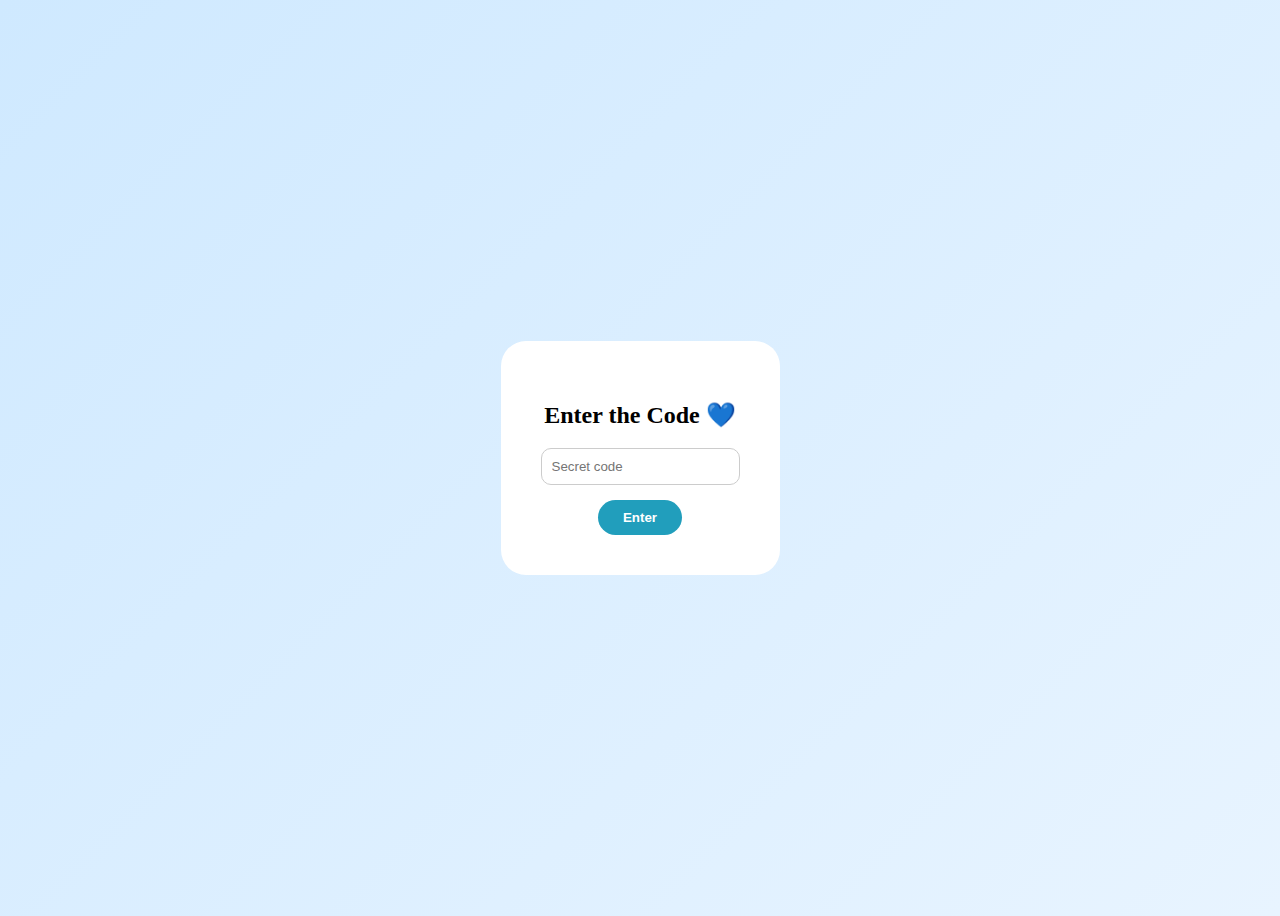
<file: index.html>
<!DOCTYPE html>
<html>
<head>
<title>Enter Code</title>
<style>
body {
    background: linear-gradient(135deg, #cfe9ff, #e8f4ff);
    display: flex;
    justify-content: center;
    align-items: center;
    height: 100vh;
    font-family: Poppins;
}
.box {
    background: white;
    padding: 40px;
    border-radius: 25px;
    text-align: center;
}
input {
    padding: 10px;
    border-radius: 10px;
    border: 1px solid #ccc;
}
button {
    margin-top: 15px;
    padding: 10px 25px;
    border: none;
    border-radius: 20px;
    background: #219ebc;
    color: white;
    font-weight: bold;
}
</style>
</head>
<body>

<div class="box">
    <h2>Enter the Code 💙</h2>
    <input id="code" placeholder="Secret code">
    <br>
    <button onclick="unlock()">Enter</button>
</div>

<script>
function unlock(){
    const code = document.getElementById("code").value;
    if(code === "2407"){
        window.location.href = "home.html";
    } else {
        alert("Wrong code 😏");
    }
}
</script>

</body>
</html>
</file>
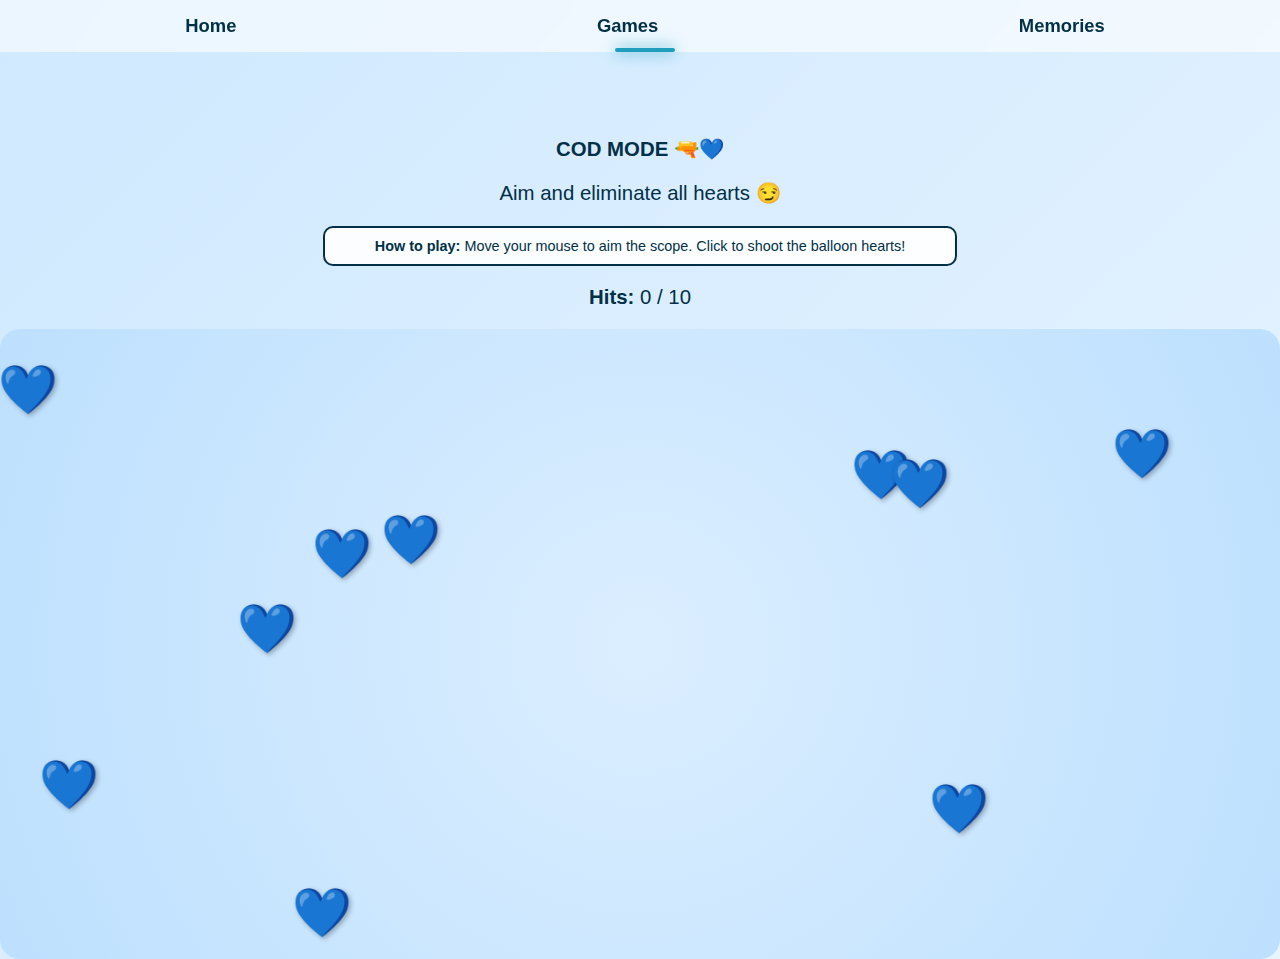
<file: cod.html>
<!DOCTYPE html>
<html>
<head>
<meta charset="UTF-8">
<meta name="viewport" content="width=device-width, initial-scale=1.0">
<title>COD MODE 🔫</title>

<link rel="stylesheet" href="style.css">

<style>
/* GAME AREA */
#game {
    position: relative;
    width: 100%;
    height: 70vh;
    background: radial-gradient(circle, #dbeeff, #bde0fe);
    overflow: hidden;
    cursor: none; /* Changed from crosshair to none for custom scope */
    border-radius: 20px;
}

/* HEART TARGETS - Updated for balloon effect */
.heart-target {
    position: absolute;
    font-size: 2.5rem;
    cursor: pointer;
    animation: float 4s linear infinite;
    transition: transform 0.2s ease;
    z-index: 10;
}

@keyframes float {
    50% { transform: translateY(-25px); }
}

/* BULLET EFFECT */
.bullet {
    position: absolute;
    width: 8px;
    height: 8px;
    background: #023047;
    border-radius: 50%;
    pointer-events: none;
    animation: shoot 0.4s linear forwards;
    z-index: 15;
}

@keyframes shoot {
    to { transform: scale(3); opacity: 0; }
}

/* WIN OVERLAY */
#winScreen {
    position: fixed;
    inset: 0;
    background: rgba(0,0,0,0.7);
    display: none;
    justify-content: center;
    align-items: center;
    z-index: 2000;
}

.win-box {
    background: white;
    padding: 30px;
    border-radius: 25px;
    text-align: center;
    max-width: 90%;
    animation: pop 0.4s ease-out;
}

@keyframes pop {
    from { transform: scale(0.7); opacity: 0; }
    to { transform: scale(1); opacity: 1; }
}

.win-box img {
    width: 220px;
    border-radius: 20px;
    margin-bottom: 15px;
}

/* --- NEW SCOPE STYLES --- */
#scope {
    position: fixed;
    width: 80px;
    height: 80px;
    pointer-events: none;
    z-index: 1000;
    filter: drop-shadow(0 0 5px rgba(0, 0, 0, 0.5));
    display: none; /* Initially hidden */
}

.scope-circle {
    position: absolute;
    border: 3px solid #ff0000;
    border-radius: 50%;
    width: 100%;
    height: 100%;
}

.scope-reticle {
    position: absolute;
    width: 100%;
    height: 100%;
}

.scope-reticle::before,
.scope-reticle::after {
    content: '';
    position: absolute;
    background: #ff0000;
}

.scope-reticle::before {
    width: 3px;
    height: 20px;
    left: 50%;
    top: 0;
    transform: translateX(-50%);
}

.scope-reticle::after {
    width: 20px;
    height: 3px;
    top: 50%;
    left: 0;
    transform: translateY(-50%);
}

.scope-dot {
    position: absolute;
    width: 6px;
    height: 6px;
    background: #ff0000;
    border-radius: 50%;
    top: 50%;
    left: 50%;
    transform: translate(-50%, -50%);
}

/* --- NEW BALLOON POP ANIMATION --- */
.pop-effect {
    position: absolute;
    width: 60px;
    height: 60px;
    pointer-events: none;
    z-index: 20;
    background: radial-gradient(circle, #ff6b9d, #ff3d7f);
    border-radius: 50%;
    animation: balloon-pop 0.6s ease-out forwards;
    opacity: 0.9;
}

@keyframes balloon-pop {
    0% {
        transform: scale(0.8);
        opacity: 1;
    }
    50% {
        transform: scale(1.3);
        opacity: 0.8;
    }
    100% {
        transform: scale(0);
        opacity: 0;
    }
}

.pop-particles {
    position: absolute;
    width: 60px;
    height: 60px;
    pointer-events: none;
    z-index: 20;
}

.pop-particle {
    position: absolute;
    width: 8px;
    height: 8px;
    background: #ff3d7f;
    border-radius: 50%;
    animation: particle-fly 0.8s ease-out forwards;
}

@keyframes particle-fly {
    0% {
        transform: translate(0, 0) scale(1);
        opacity: 1;
    }
    100% {
        transform: translate(var(--tx), var(--ty)) scale(0);
        opacity: 0;
    }
}

/* Game instructions */
.game-instructions {
    background: rgba(255, 255, 255, 0.9);
    padding: 10px 15px;
    border-radius: 10px;
    margin: 10px auto;
    max-width: 600px;
    text-align: center;
    font-size: 0.9rem;
    border: 2px solid #023047;
}
</style>
</head>

<body>

<nav>
    <a href="index.html">Home</a>
    <a href="games.html">Games</a>
    <a href="memories.html">Memories</a>
    <div id="nav-line"></div>
</nav>

<div class="page">
    <h2>COD MODE 🔫💙</h2>
    <p>Aim and eliminate all hearts 😏</p>
    
    <div class="game-instructions">
        <strong>How to play:</strong> Move your mouse to aim the scope. Click to shoot the balloon hearts!
    </div>

    <p><strong>Hits:</strong> <span id="hits">0</span> / <span id="total">0</span></p>

    <div id="game"></div>
</div>

<!-- WIN SCREEN -->
<div id="winScreen">
    <div class="win-box">
        <img src="memories/pic4.jpeg" alt="love">
        <h2>YOU HAVE WON 💙🔥</h2>
        <p>
            Use this code to claim your prize 😏<br><br>
            <strong>"I love you baby"</strong>
        </p>
    </div>
</div>

<!-- --- NEW SCOPE ELEMENT --- -->
<div id="scope">
    <div class="scope-circle"></div>
    <div class="scope-reticle"></div>
    <div class="scope-dot"></div>
</div>

<script src="nav.js"></script>
<script>
const game = document.getElementById("game");
const hitsEl = document.getElementById("hits");
const totalEl = document.getElementById("total");
const winScreen = document.getElementById("winScreen");

// --- NEW: Get scope element ---
const scope = document.getElementById("scope");

let hits = 0;
const totalHearts = 10;
totalEl.textContent = totalHearts;

// --- NEW: Show scope when mouse enters game area ---
game.addEventListener('mouseenter', () => {
    scope.style.display = 'block';
});

game.addEventListener('mouseleave', () => {
    scope.style.display = 'none';
});

// --- NEW: Move scope with mouse ---
document.addEventListener('mousemove', (e) => {
    scope.style.left = (e.clientX - 40) + 'px';
    scope.style.top = (e.clientY - 40) + 'px';
});

/* SPAWN HEARTS - Updated for balloon effect */
function spawnHeart() {
    const heart = document.createElement("div");
    heart.className = "heart-target";
    heart.textContent = "💙";

    // Add balloon-like styles
    heart.style.textShadow = "2px 2px 4px rgba(0,0,0,0.3)";
    heart.style.transform = "scale(1.2)";
    
    heart.style.left = Math.random() * (game.offsetWidth - 50) + "px";
    heart.style.top = Math.random() * (game.offsetHeight - 50) + "px";

    /* MOVE HEART */
    const moveInterval = setInterval(() => {
        heart.style.left = Math.random() * (game.offsetWidth - 50) + "px";
        heart.style.top = Math.random() * (game.offsetHeight - 50) + "px";
    }, 1200);

    heart.addEventListener("click", (e) => {
        e.stopPropagation();
        clearInterval(moveInterval);
        
        // --- NEW: Create balloon pop effect before removing heart ---
        const heartRect = heart.getBoundingClientRect();
        const heartX = heartRect.left + heartRect.width / 2;
        const heartY = heartRect.top + heartRect.height / 2;
        
        createBalloonPopEffect(heartX, heartY);
        
        // Remove heart after a small delay to see pop effect
        setTimeout(() => {
            heart.remove();
        }, 300);

        hits++;
        hitsEl.textContent = hits;

        if (hits === totalHearts) {
            setTimeout(() => {
                winScreen.style.display = "flex";
            }, 800);
        }
    });

    game.appendChild(heart);
}

/* --- NEW FUNCTION: Create balloon pop effect --- */
function createBalloonPopEffect(x, y) {
    // Create main pop effect
    const popEffect = document.createElement("div");
    popEffect.className = "pop-effect";
    popEffect.style.left = (x - 30) + "px";
    popEffect.style.top = (y - 30) + "px";
    document.body.appendChild(popEffect);
    
    // Create particles
    const particles = document.createElement("div");
    particles.className = "pop-particles";
    particles.style.left = (x - 30) + "px";
    particles.style.top = (y - 30) + "px";
    document.body.appendChild(particles);
    
    // Create 8 particles flying in different directions
    for (let i = 0; i < 8; i++) {
        const particle = document.createElement("div");
        particle.className = "pop-particle";
        
        // Calculate random direction for particle
        const angle = (i / 8) * Math.PI * 2;
        const distance = 40 + Math.random() * 30;
        const tx = Math.cos(angle) * distance;
        const ty = Math.sin(angle) * distance;
        
        particle.style.setProperty('--tx', tx + 'px');
        particle.style.setProperty('--ty', ty + 'px');
        
        // Random color variation for particles
        const hue = 330 + Math.random() * 30; // Pink to red hue
        particle.style.background = `hsl(${hue}, 90%, 60%)`;
        
        particles.appendChild(particle);
    }
    
    // Remove effects after animation completes
    setTimeout(() => {
        popEffect.remove();
        particles.remove();
    }, 800);
}

/* CREATE ALL HEARTS */
for (let i = 0; i < totalHearts; i++) {
    spawnHeart();
}

/* SHOOT EFFECT - Updated to originate from scope center */
game.addEventListener("click", (e) => {
    const bullet = document.createElement("div");
    bullet.className = "bullet";
    
    // Position bullet at scope center (not cursor position)
    const scopeRect = scope.getBoundingClientRect();
    const bulletX = scopeRect.left + scopeRect.width / 2;
    const bulletY = scopeRect.top + scopeRect.height / 2;
    
    bullet.style.left = bulletX + "px";
    bullet.style.top = bulletY + "px";
    
    // Add slight recoil animation to scope
    scope.style.transform = 'scale(0.9)';
    setTimeout(() => {
        scope.style.transform = 'scale(1)';
    }, 100);
    
    document.body.appendChild(bullet);
    setTimeout(() => bullet.remove(), 400);
});
</script>

</body>
</html>
</file>
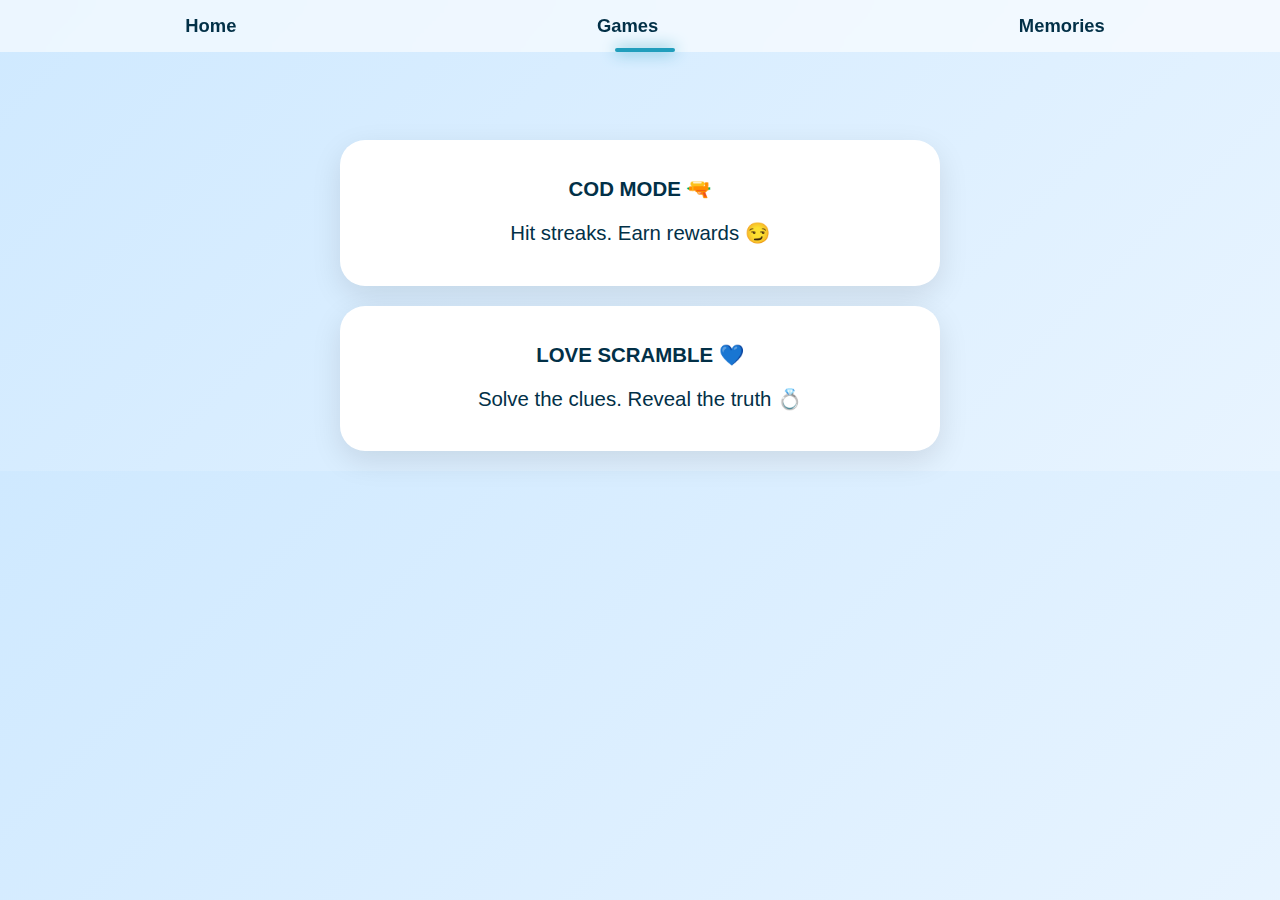
<file: games.html>
<!DOCTYPE html>
<html>
<head>
<title>Games 🎮</title>
<link rel="stylesheet" href="style.css">
</head>
<body>

<nav>
    <a href="index.html">Home</a>
    <a href="games.html">Games</a>
    <a href="memories.html">Memories</a>
    <div id="nav-line"></div>
</nav>

<div class="page">

    <!-- COD GAME (UNCHANGED) -->
    <div class="card" onclick="location.href='cod.html'">
        <h2>COD MODE 🔫</h2>
        <p>Hit streaks. Earn rewards 😏</p>
    </div>

    <!-- LOVE SCRAMBLE -->
    <div class="card" onclick="location.href='scramble.html'">
        <h2>LOVE SCRAMBLE 💙</h2>
        <p>Solve the clues. Reveal the truth 💍</p>
    </div>

   

</div>

<script src="nav.js"></script>
</body>
</html>
</file>
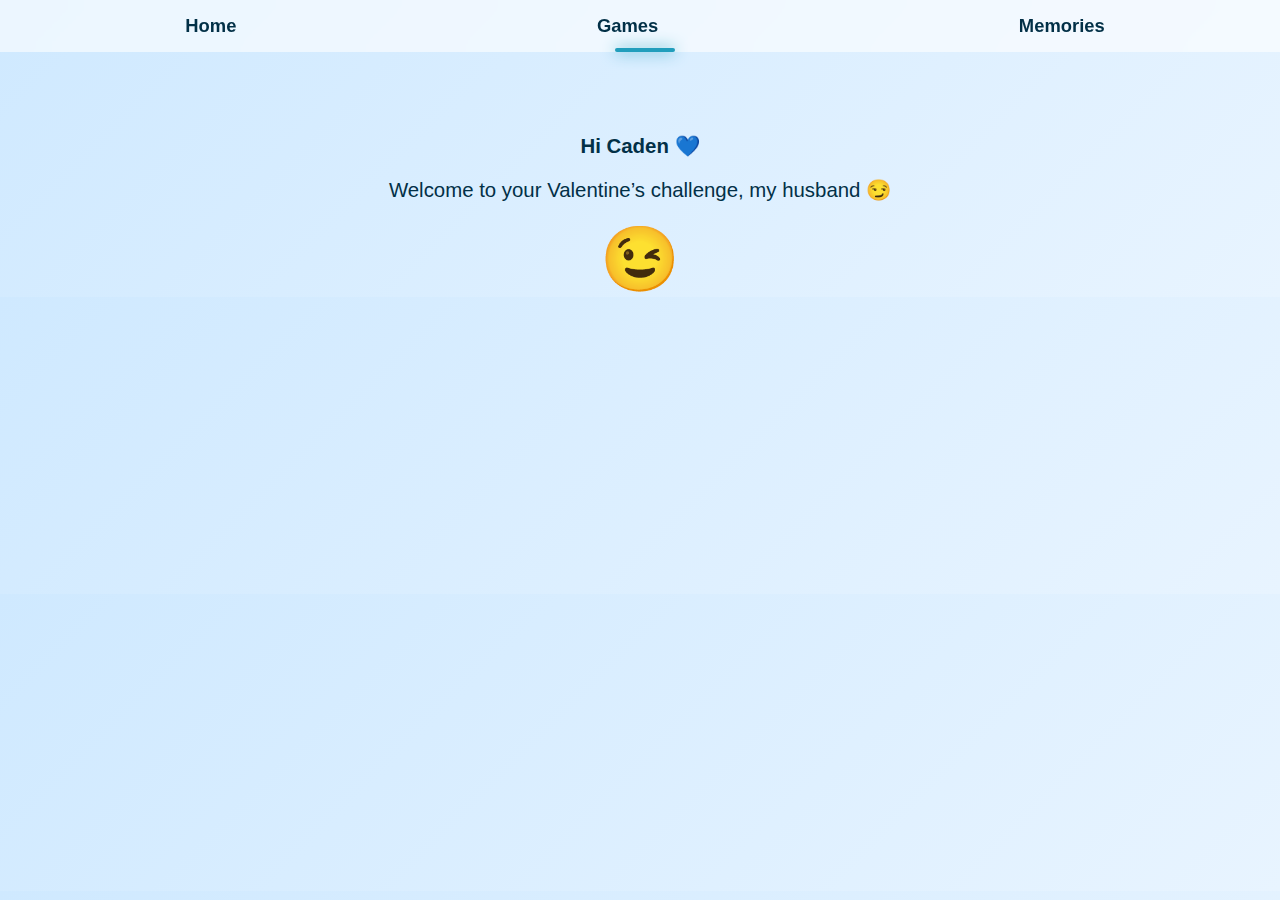
<file: home.html>
<!DOCTYPE html>
<html>
<head>
<title>For My Husband 💙</title>
<link rel="stylesheet" href="style.css">
</head>
<body>

<nav>
    <a href="index.html">Home</a>
    <a href="games.html">Games</a>
    <a href="memories.html">Memories</a>
    <div id="nav-line"></div>
</nav>

<div class="page">
    <h1>Hi Caden 💙</h1>
    <p>Welcome to your Valentine’s challenge, my husband 😏</p>

    <div id="wink" style="font-size:4rem; cursor:pointer;">😉</div>
</div>

<script src="nav.js"></script>
<script>
const wink = document.getElementById("wink");

wink.onclick = () => {
    wink.textContent = "😜";
    for(let i=0;i<8;i++){
        const h = document.createElement("div");
        h.className = "heart";
        h.textContent = "💙";
        h.style.left = Math.random()*100+"vw";
        h.style.bottom = "40%";
        document.body.appendChild(h);
        setTimeout(()=>h.remove(),4000);
    }
    setTimeout(()=>wink.textContent="😉",600);
};
</script>

</body>
</html>
</file>
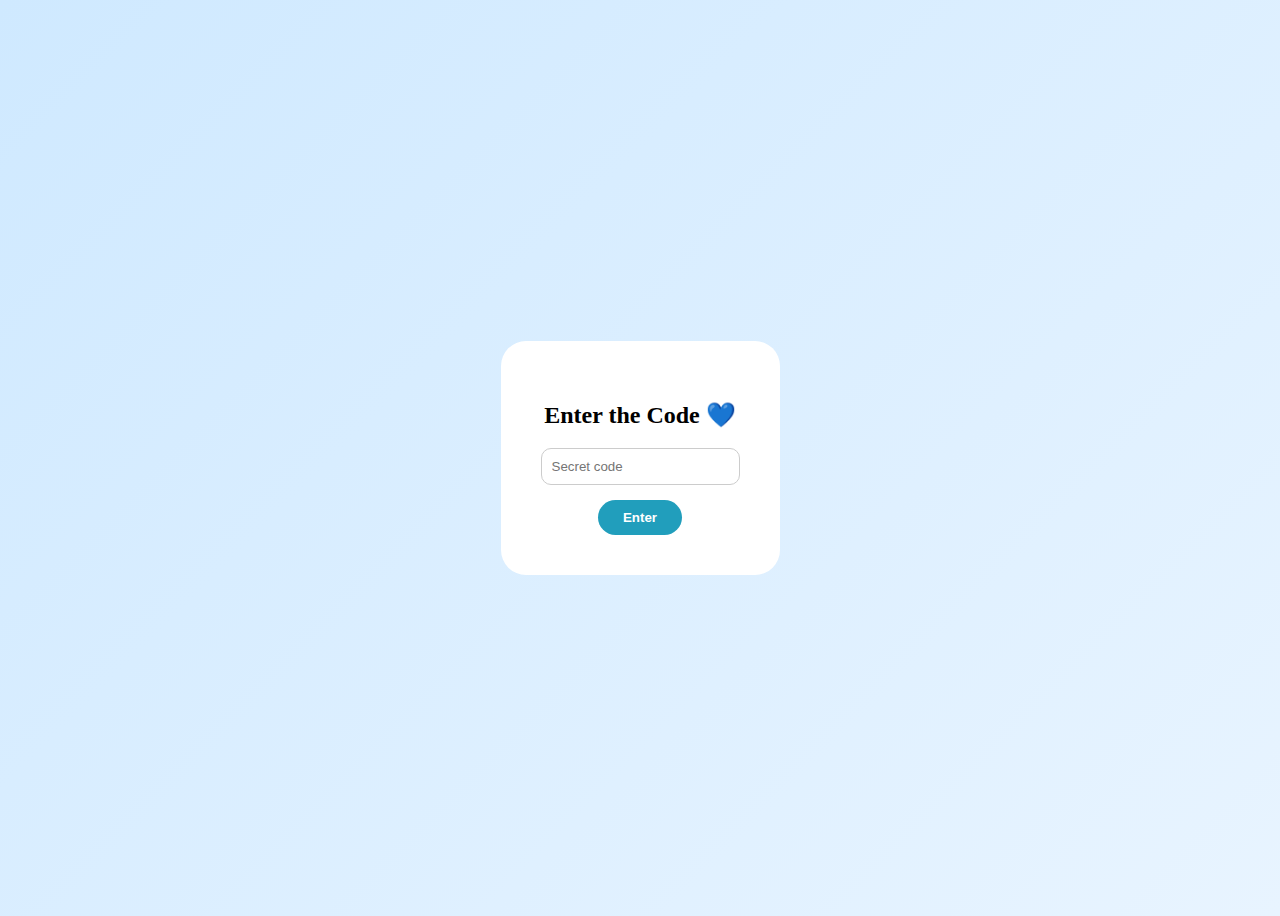
<file: lock.html>
<!DOCTYPE html>
<html>
<head>
<title>Enter Code</title>
<style>
body {
    background: linear-gradient(135deg, #cfe9ff, #e8f4ff);
    display: flex;
    justify-content: center;
    align-items: center;
    height: 100vh;
    font-family: Poppins;
}
.box {
    background: white;
    padding: 40px;
    border-radius: 25px;
    text-align: center;
}
input {
    padding: 10px;
    border-radius: 10px;
    border: 1px solid #ccc;
}
button {
    margin-top: 15px;
    padding: 10px 25px;
    border: none;
    border-radius: 20px;
    background: #219ebc;
    color: white;
    font-weight: bold;
}
</style>
</head>
<body>

<div class="box">
    <h2>Enter the Code 💙</h2>
    <input id="code" placeholder="Secret code">
    <br>
    <button onclick="unlock()">Enter</button>
</div>

<script>
function unlock(){
    const code = document.getElementById("code").value;
    if(code === "2407"){
        window.location.href = "index.html";
    } else {
        alert("Wrong code 😏");
    }
}
</script>

</body>
</html>
</file>
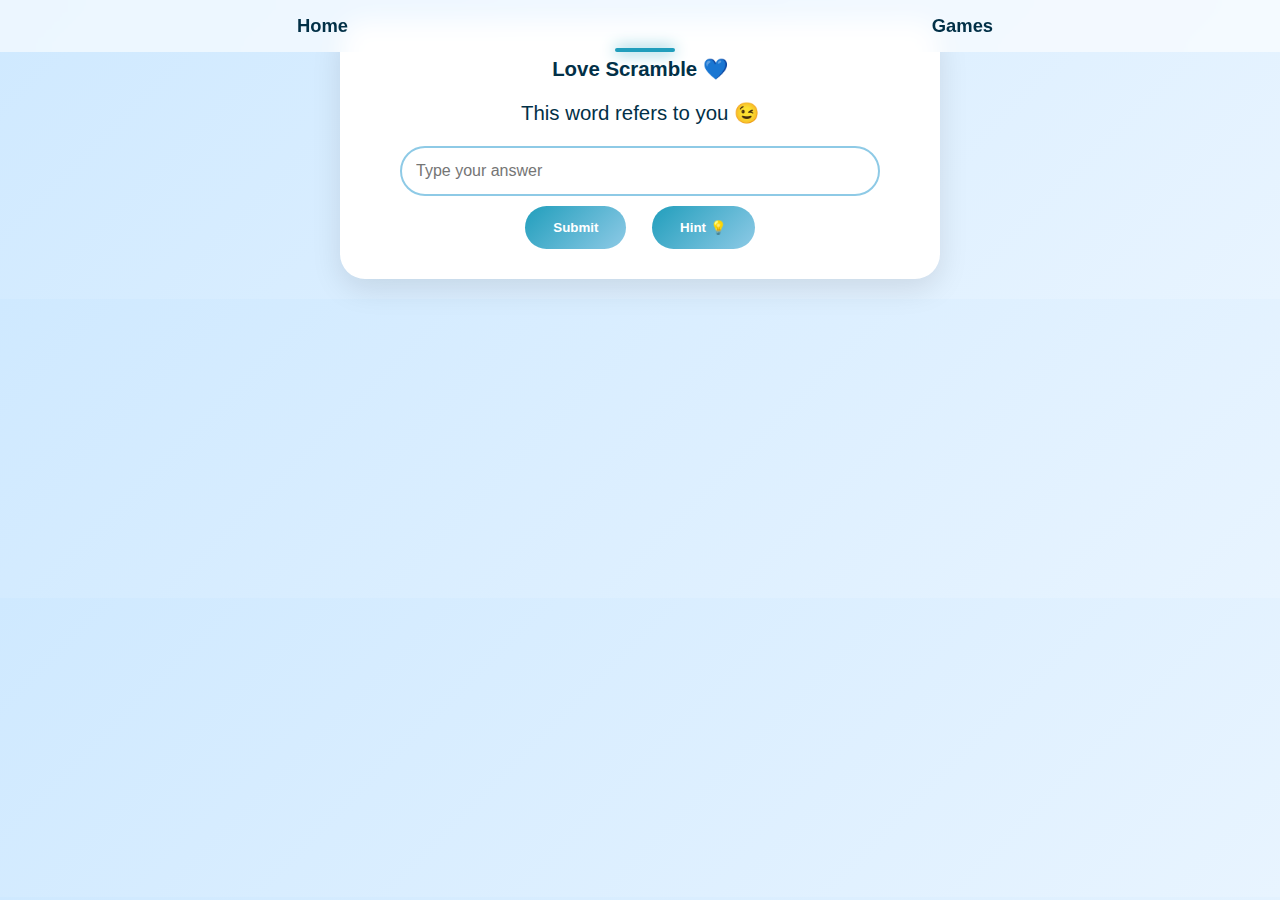
<file: scramble.html>
<!DOCTYPE html>
<html>
<head>
  <title>Love Scramble</title>
  <link rel="stylesheet" href="style.css">
</head>
<body>

<nav>
  <a href="index.html">Home</a>
  <a href="games.html">Games</a>
  <div id="nav-line"></div>
</nav>

<div class="card">
  <h2>Love Scramble 💙</h2>
  <p id="riddle"></p>
  <p id="hint" class="hint"></p>

  <input id="answer" placeholder="Type your answer">
  <button onclick="check()">Submit</button>
  <button onclick="showHint()">Hint 💡</button>

  <div id="words"></div>
</div>

<script>
const riddles = [
 {q:"This word refers to you 😉", a:"you", h:"Literally YOU"},
 {q:"What connects you to me?", a:"are", h:"Present tense"},
 {q:"You belong to me 😏", a:"mine", h:"Possessive"},
 {q:"Means always ♾️", a:"forever", h:"Never ending"},
 {q:"What I call you 💍", a:"husband", h:"Future already"},
 {q:"Three magical words ❤️", a:"i love you", h:"Say it"}
];

let i=0;
document.getElementById("riddle").innerText=riddles[i].q;

function showHint(){
 document.getElementById("hint").innerText=riddles[i].h;
}

function check(){
 let v=document.getElementById("answer").value.toLowerCase();
 if(v===riddles[i].a){
   document.getElementById("words").innerHTML+=`<span>${riddles[i].a}</span>`;
   i++;
   document.getElementById("answer").value="";
   document.getElementById("hint").innerText="";
   if(i<riddles.length){
     document.getElementById("riddle").innerText=riddles[i].q;
   } else {
     localStorage.setItem("scrambleWin","yes");
     location.href="unlock.html";
   }
 }
}
</script>

<script src="nav.js"></script>
</body>
</html>
</file>
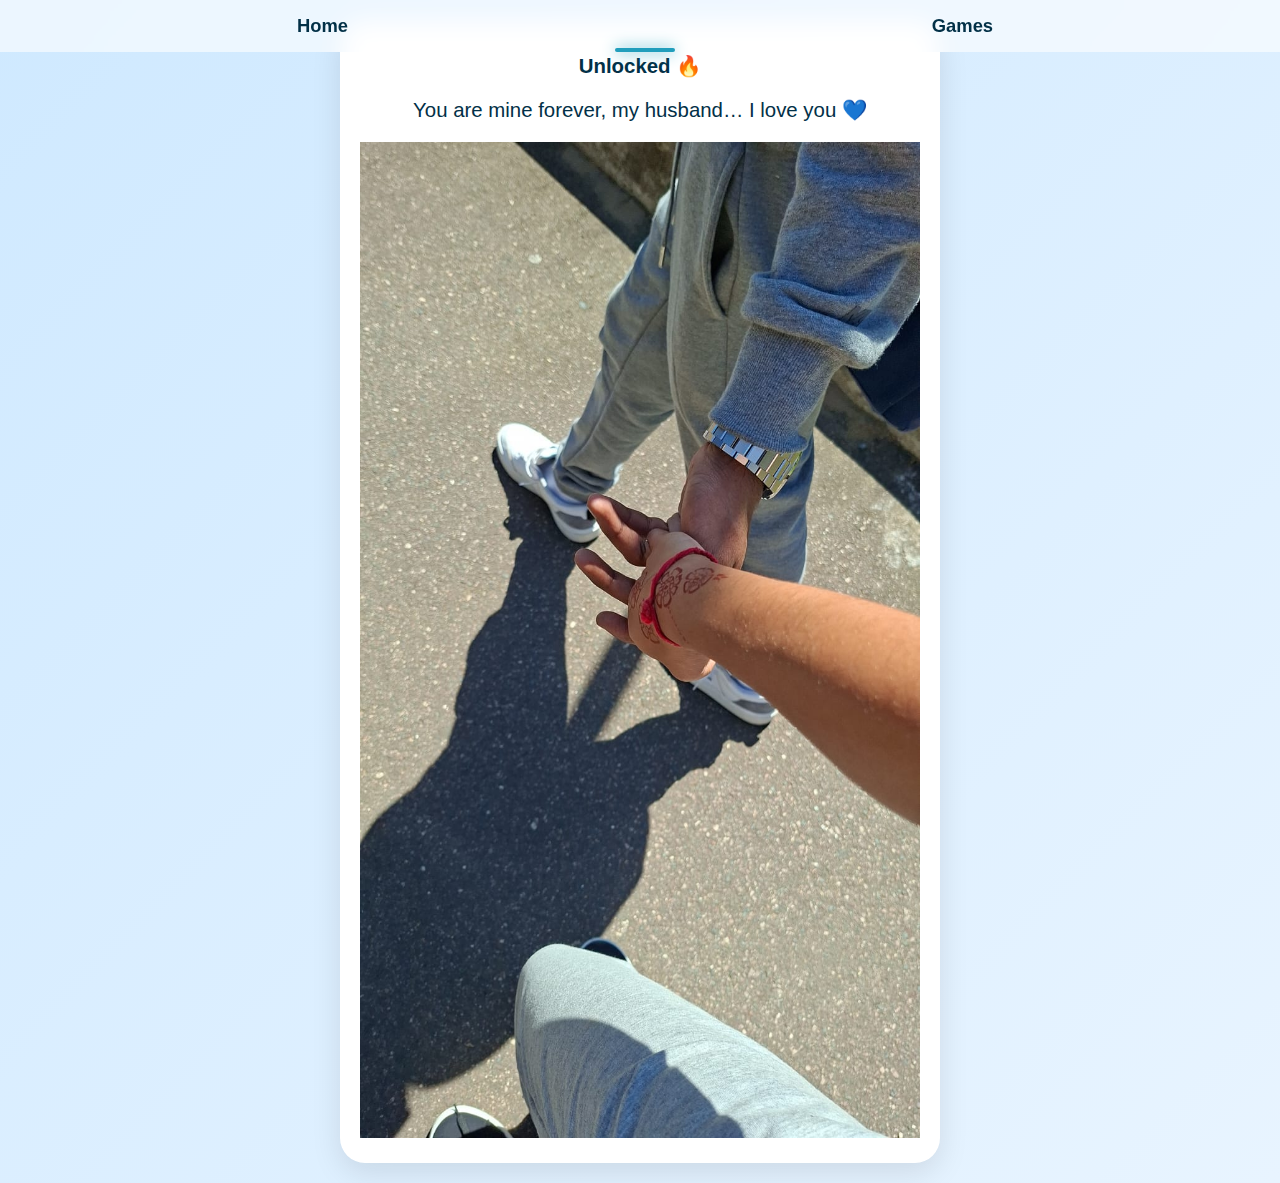
<file: unlock.html>
<!DOCTYPE html>
<html>
<head>
  <title>Unlocked 💙</title>
  <link rel="stylesheet" href="style.css">
</head>
<body>

<nav>
  <a href="index.html">Home</a>
  <a href="games.html">Games</a>
  <div id="nav-line"></div>
</nav>

<div class="card">
  <h1>Unlocked 🔥</h1>
  <p>You are mine forever, my husband… I love you 💙</p>
  <img src="memories/pic3.jpeg">
</div>

<script src="nav.js"></script>
</body>
</html>
</file>
<file: style.css>
body {
    margin: 0;
    font-family: Poppins, sans-serif;
    background: linear-gradient(135deg, #cfe9ff, #e8f4ff);
    color: #023047;
}

/* NAV BAR */
nav {
    position: fixed;
    top: 0;
    width: 100%;
    background: rgba(255,255,255,0.6);
    backdrop-filter: blur(12px);
    display: flex;
    justify-content: space-around;
    padding: 15px 0;
    z-index: 1000;
}

nav a {
    text-decoration: none;
    color: #023047;
    font-weight: 600;
    position: relative;
}

#nav-line {
    position: absolute;
    bottom: 0;
    height: 4px;
    width: 60px;
    background: #219ebc;
    border-radius: 5px;
    box-shadow: 0 0 15px #219ebc;
    transition: left 0.3s, width 0.3s;
}

.page {
    padding-top: 120px;
    text-align: center;
}

/* CARDS */
.card {
    background: white;
    margin: 30px auto;
    padding: 30px;
    border-radius: 25px;
    width: 85%;
    box-shadow: 0 10px 30px rgba(0,0,0,0.1);
    text-align: center;
}

/* GAME CARDS */
.game-card {
    background: white;
    border-radius: 25px;
    padding: 30px;
    margin: 25px auto;
    width: 85%;
    font-weight: 600;
    text-decoration: none;
    color: #023047;
    display: block;
    box-shadow: 0 15px 35px rgba(33,158,188,.25);
}

/* INPUTS + BUTTONS */
input {
    padding: 14px;
    width: 80%;
    border-radius: 30px;
    border: 2px solid #8ecae6;
    font-size: 1rem;
}

button {
    background: linear-gradient(135deg, #219ebc, #8ecae6);
    color: white;
    border: none;
    padding: 14px 28px;
    margin: 10px;
    border-radius: 30px;
    font-weight: 600;
}

/* CANVAS */
canvas {
    display: block;
    margin: 30px auto;
    border-radius: 20px;
    background: radial-gradient(circle at top, #f1f9ff, #cfe9ff);
    box-shadow: 0 15px 40px rgba(33,158,188,0.25);
}

/* FLOATING HEARTS */
.heart {
    position: fixed;
    font-size: 1.5rem;
    animation: floatUp 4s linear forwards;
}

@keyframes floatUp {
    to {
        transform: translateY(-150px);
        opacity: 0;
    }

}
/* Make images and videos responsive */
img, video {
    max-width: 100%;   /* never exceed container width */
    height: auto;      /* maintain aspect ratio */
    object-fit: cover; /* fill container nicely */
}

/* Make cards responsive */
.card {
    width: 90%;         /* adapt to screen width */
    max-width: 600px;   /* optional max size for big screens */
    margin: 20px auto;
    padding: 20px;
    box-sizing: border-box;
}

/* Make text scale reasonably */
body, h1, h2, h3, p {
    font-size: calc(14px + 0.5vw); /* text grows/shrinks with screen width */
}

/* Memories container full screen */
.memory-container {
    width: 100vw;
    height: 100vh;
}

/* Optional: make nav bar responsive */
nav {
    flex-wrap: wrap;      /* wrap links if screen too small */
    padding: 10px 5px;
}

nav a {
    font-size: calc(12px + 0.5vw);
    margin: 5px;
}
</file>
